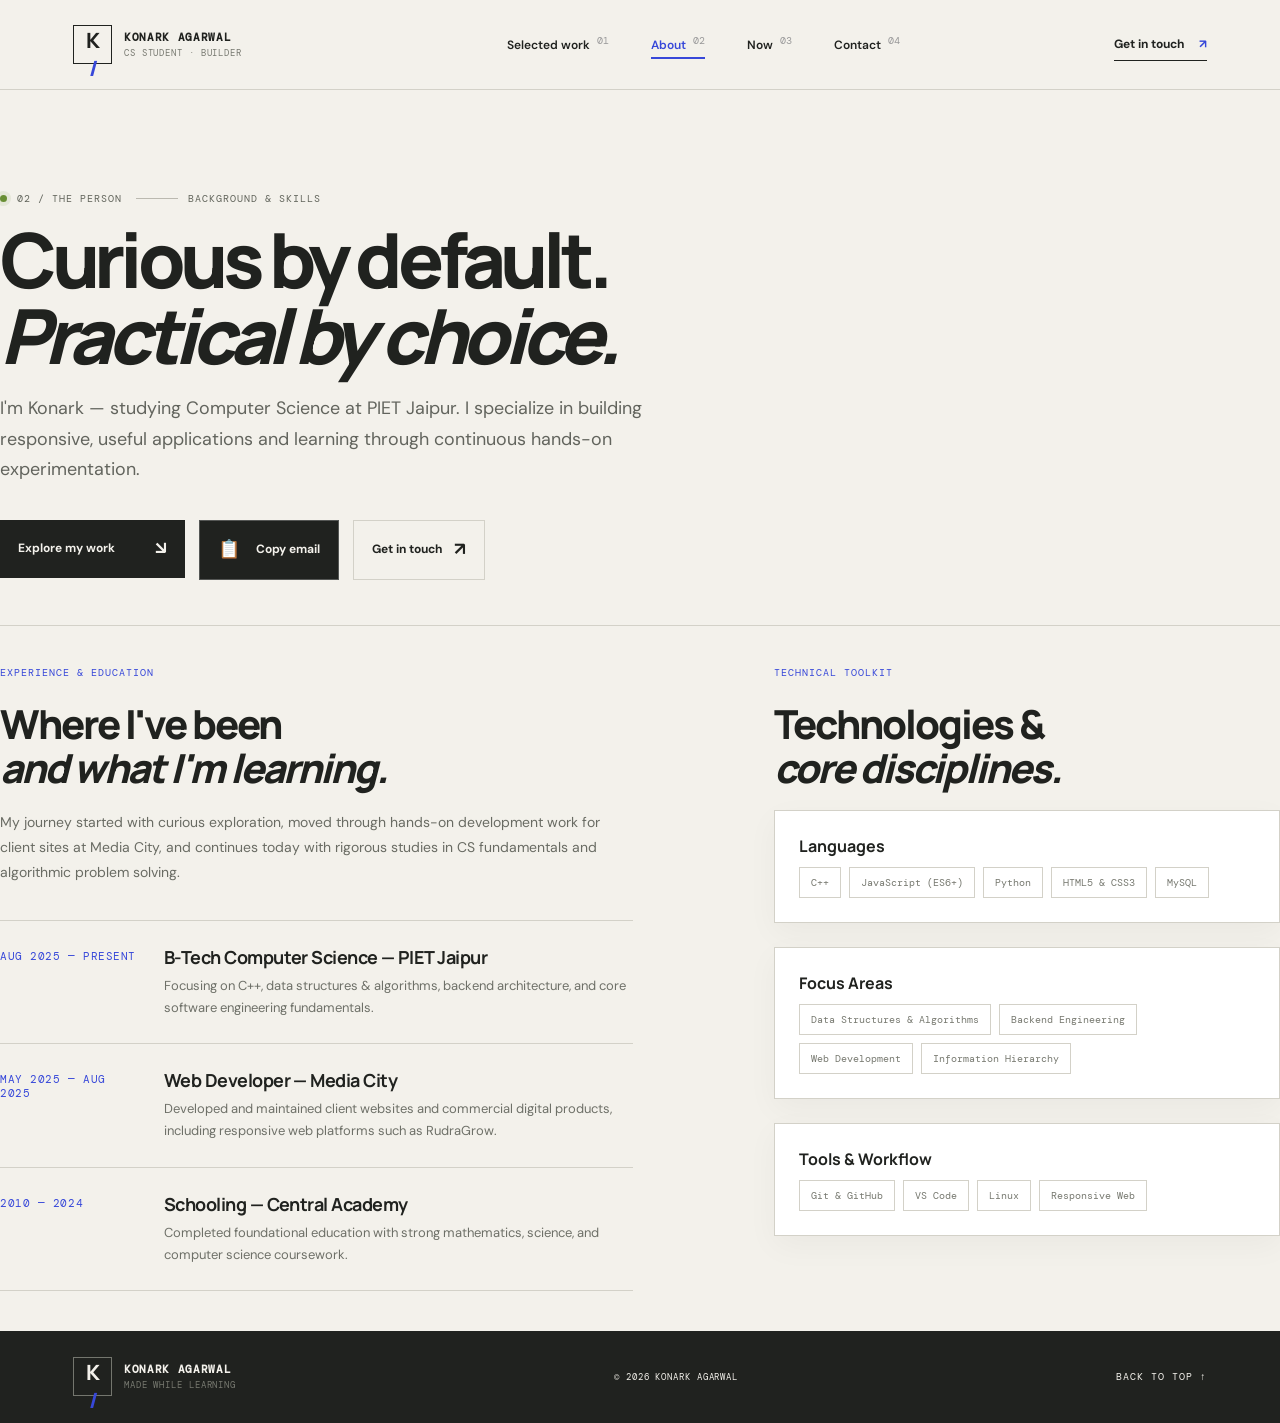
<file: about.html>
<!DOCTYPE html>
<html lang="en">
<head>
  <meta charset="UTF-8">
  <meta name="viewport" content="width=device-width, initial-scale=1.0">
  <meta name="theme-color" content="#f3f1eb">
  <meta name="description" content="About Konark Agarwal — Computer science student at PIET Jaipur, software builder, and web developer.">
  <title>About — Konark Agarwal</title>
  <link rel="preconnect" href="https://fonts.googleapis.com">
  <link rel="preconnect" href="https://fonts.gstatic.com" crossorigin>
  <link href="https://fonts.googleapis.com/css2?family=DM+Mono:wght@400;500&family=DM+Sans:wght@400;500;600;700&family=Manrope:wght@400;500;600;700;800&family=Newsreader:opsz,wght@6..72,400;6..72,500;6..72,400&display=swap" rel="stylesheet">
  <link rel="stylesheet" href="css/style.css">
  <link rel="stylesheet" href="https://cdnjs.cloudflare.com/ajax/libs/font-awesome/6.4.0/css/all.min.css">
</head>
<body>
  <div class="scroll-progress" aria-hidden="true"><span id="progressBar"></span></div>

  <header class="site-header">
    <a class="brand" href="index.html#home" aria-label="Konark Agarwal home">
      <span class="brand-mark">K<span>/</span></span>
      <span class="brand-name">KONARK AGARWAL <small>CS STUDENT · BUILDER</small></span>
    </a>
    <button class="menu-toggle" id="menuToggle" aria-label="Toggle navigation" aria-expanded="false" type="button">
      <span></span><span></span>
    </button>
    <nav class="site-nav" id="siteNav" aria-label="Main navigation">
      <a href="index.html#work" class="nav-link">Selected work <sup>01</sup></a>
      <a href="about.html" class="nav-link active">About <sup>02</sup></a>
      <a href="index.html#now" class="nav-link">Now <sup>03</sup></a>
      <a href="contact.html" class="nav-link">Contact <sup>04</sup></a>
    </nav>
    <a class="header-cta" href="mailto:konarkagarwal9999@gmail.com">Get in touch <span>↗</span></a>
  </header>

  <main class="page-grid subpage-hero">
    <div>
      <div class="kicker"><span class="live-dot"></span> 02 / THE PERSON <span class="kicker-rule"></span> BACKGROUND &amp; SKILLS</div>
      <h1 class="subpage-title">Curious by default.<br><em>Practical by choice.</em></h1>
      <p class="subpage-lead">
        I'm Konark — studying Computer Science at PIET Jaipur. I specialize in building responsive, useful applications and learning through continuous hands-on experimentation.
      </p>

      <div class="hero-links" style="margin-bottom: 40px; flex-direction: row; flex-wrap: wrap; gap: 14px;">
        <a class="button button-dark" href="index.html#work">Explore my work <span>↘</span></a>
        <a class="button button-copy" id="copyEmailBtn" data-email="konarkagarwal9999@gmail.com" aria-label="Copy email address" style="background: var(--ink); color: var(--paper);">
          <span class="copy-icon">📋</span> Copy email
          <span class="copy-toast" id="copyToast" role="status" aria-live="polite">Copied to clipboard! ✓</span>
        </a>
        <a class="button button-outline-light" href="contact.html" style="color: var(--ink); border-color: var(--line);">Get in touch <span>↗</span></a>
      </div>

      <div class="about-grid" style="border-top: 1px solid var(--line); padding-top: 40px;">
        <div>
          <div class="section-index" style="color: var(--blue);">EXPERIENCE &amp; EDUCATION</div>
          <h2 style="font: 800 clamp(28px, 4vw, 40px)/1.1 var(--display); letter-spacing: -0.05em; margin: 12px 0 20px;">
            Where I've been<br><em>and what I'm learning.</em>
          </h2>
          <p style="color: #696b63; font-size: 14px; line-height: 1.8; margin-bottom: 25px;">
            My journey started with curious exploration, moved through hands-on development work for client sites at Media City, and continues today with rigorous studies in CS fundamentals and algorithmic problem solving.
          </p>

          <div class="experience-timeline">
            <div class="experience-item">
              <span class="experience-period">AUG 2025 — PRESENT</span>
              <div>
                <h4>B-Tech Computer Science — PIET Jaipur</h4>
                <p>Focusing on C++, data structures &amp; algorithms, backend architecture, and core software engineering fundamentals.</p>
              </div>
            </div>
            <div class="experience-item">
              <span class="experience-period">MAY 2025 — AUG 2025</span>
              <div>
                <h4>Web Developer — Media City</h4>
                <p>Developed and maintained client websites and commercial digital products, including responsive web platforms such as RudraGrow.</p>
              </div>
            </div>
            <div class="experience-item">
              <span class="experience-period">2010 — 2024</span>
              <div>
                <h4>Schooling — Central Academy</h4>
                <p>Completed foundational education with strong mathematics, science, and computer science coursework.</p>
              </div>
            </div>
          </div>
        </div>

        <div>
          <div class="section-index" style="color: var(--blue);">TECHNICAL TOOLKIT</div>
          <h2 style="font: 800 clamp(28px, 4vw, 40px)/1.1 var(--display); letter-spacing: -0.05em; margin: 12px 0 20px;">
            Technologies &amp;<br><em>core disciplines.</em>
          </h2>

          <div style="display: flex; flex-direction: column; gap: 24px;">
            <div class="contact-card-box" style="margin-top: 0; padding: 24px;">
              <h3 style="font: 700 16px var(--display); margin: 0 0 10px;">Languages</h3>
              <div class="stack-tags">
                <span>C++</span><span>JavaScript (ES6+)</span><span>Python</span><span>HTML5 &amp; CSS3</span><span>MySQL</span>
              </div>
            </div>

            <div class="contact-card-box" style="margin-top: 0; padding: 24px;">
              <h3 style="font: 700 16px var(--display); margin: 0 0 10px;">Focus Areas</h3>
              <div class="stack-tags">
                <span>Data Structures &amp; Algorithms</span><span>Backend Engineering</span><span>Web Development</span><span>Information Hierarchy</span>
              </div>
            </div>

            <div class="contact-card-box" style="margin-top: 0; padding: 24px;">
              <h3 style="font: 700 16px var(--display); margin: 0 0 10px;">Tools &amp; Workflow</h3>
              <div class="stack-tags">
                <span>Git &amp; GitHub</span><span>VS Code</span><span>Linux</span><span>Responsive Web</span>
              </div>
            </div>
          </div>
        </div>
      </div>
    </div>
  </main>

  <footer class="site-footer" style="background: var(--ink); color: var(--paper); border-top: none; margin: 0; padding: 22px var(--gutter);">
    <a class="brand footer-brand" href="index.html#home">
      <span class="brand-mark" style="border-color: #74766e;">K<span>/</span></span>
      <span class="brand-name" style="color: var(--paper);">KONARK AGARWAL <small>MADE WHILE LEARNING</small></span>
    </a>
    <span>© <span id="year"></span> KONARK AGARWAL</span>
    <button type="button" class="back-to-top" id="backToTopBtn" aria-label="Scroll back to top">BACK TO TOP ↑</button>
  </footer>

  <script src="js/script.js"></script>
</body>
</html>
</file>
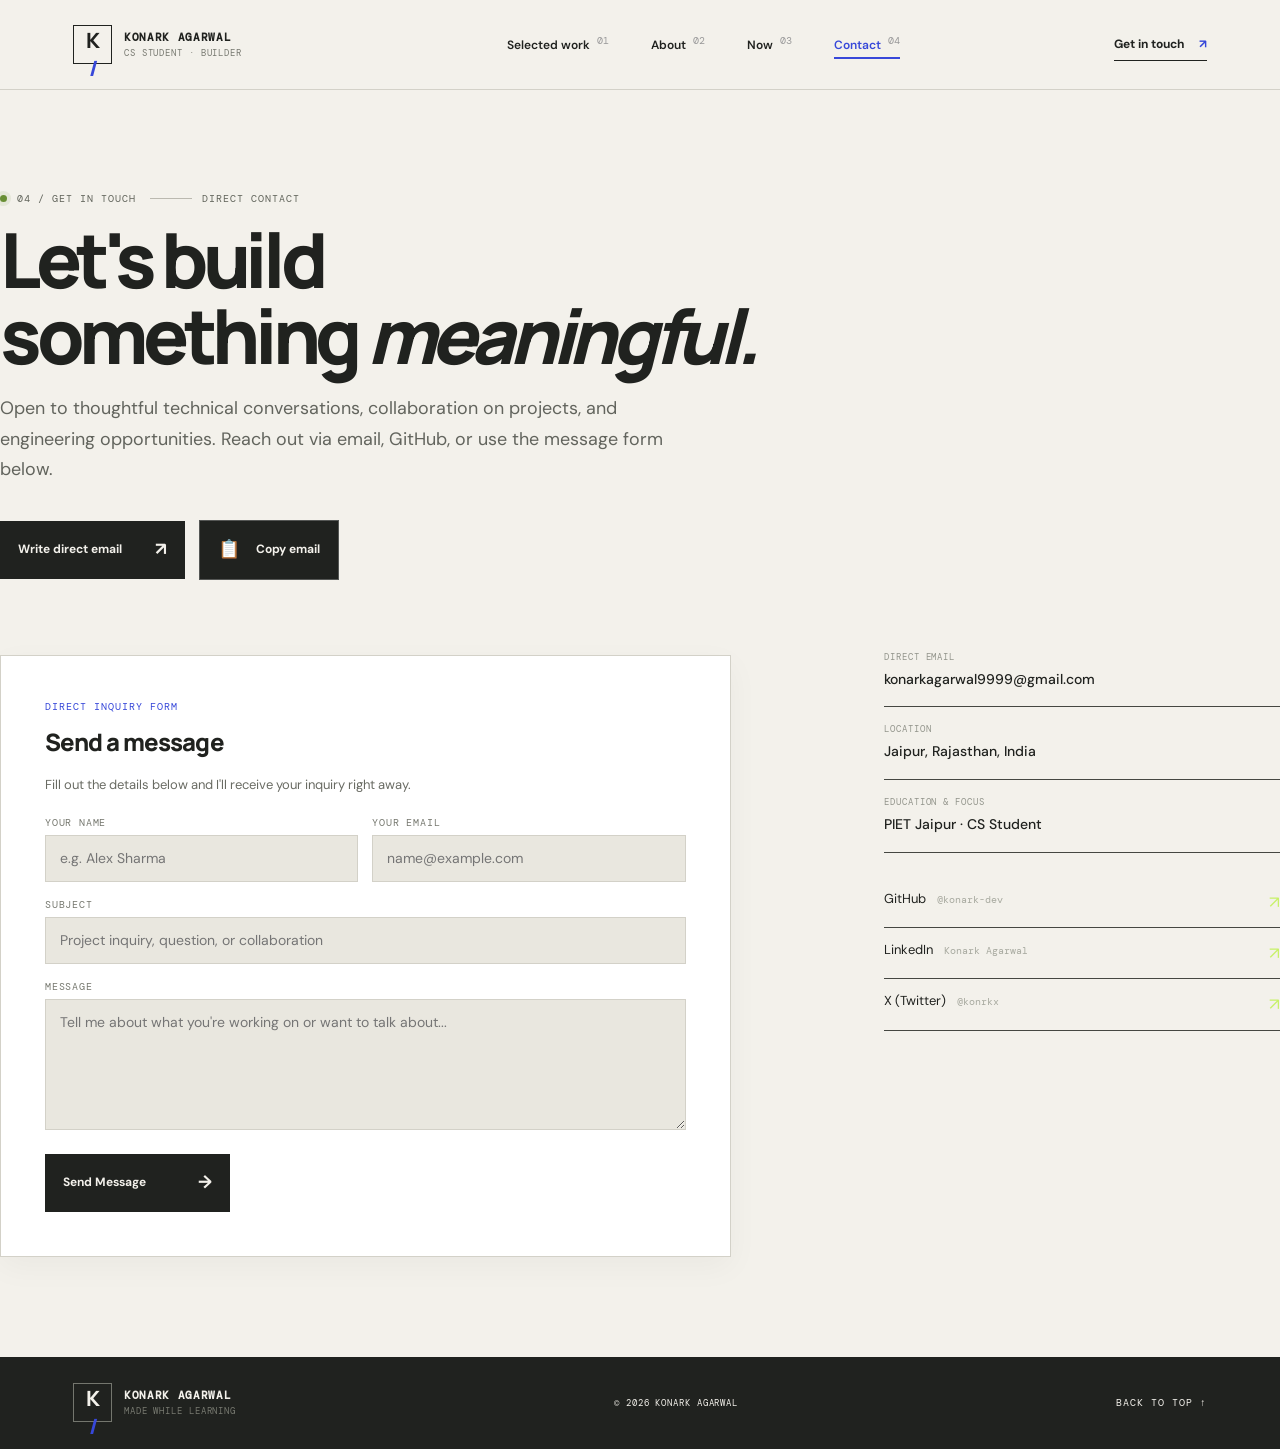
<file: contact.html>
<!DOCTYPE html>
<html lang="en">
<head>
  <meta charset="UTF-8">
  <meta name="viewport" content="width=device-width, initial-scale=1.0">
  <meta name="theme-color" content="#f3f1eb">
  <meta name="description" content="Get in touch with Konark Agarwal — CS student, software developer, and builder.">
  <title>Contact — Konark Agarwal</title>
  <link rel="preconnect" href="https://fonts.googleapis.com">
  <link rel="preconnect" href="https://fonts.gstatic.com" crossorigin>
  <link href="https://fonts.googleapis.com/css2?family=DM+Mono:wght@400;500&family=DM+Sans:wght@400;500;600;700&family=Manrope:wght@400;500;600;700;800&family=Newsreader:opsz,wght@6..72,400;6..72,500;6..72,400&display=swap" rel="stylesheet">
  <link rel="stylesheet" href="css/style.css">
  <link rel="stylesheet" href="https://cdnjs.cloudflare.com/ajax/libs/font-awesome/6.4.0/css/all.min.css">
</head>
<body>
  <div class="scroll-progress" aria-hidden="true"><span id="progressBar"></span></div>

  <header class="site-header">
    <a class="brand" href="index.html#home" aria-label="Konark Agarwal home">
      <span class="brand-mark">K<span>/</span></span>
      <span class="brand-name">KONARK AGARWAL <small>CS STUDENT · BUILDER</small></span>
    </a>
    <button class="menu-toggle" id="menuToggle" aria-label="Toggle navigation" aria-expanded="false" type="button">
      <span></span><span></span>
    </button>
    <nav class="site-nav" id="siteNav" aria-label="Main navigation">
      <a href="index.html#work" class="nav-link">Selected work <sup>01</sup></a>
      <a href="about.html" class="nav-link">About <sup>02</sup></a>
      <a href="index.html#now" class="nav-link">Now <sup>03</sup></a>
      <a href="contact.html" class="nav-link active">Contact <sup>04</sup></a>
    </nav>
    <a class="header-cta" href="mailto:konarkagarwal9999@gmail.com">Get in touch <span>↗</span></a>
  </header>

  <main class="page-grid subpage-hero">
    <div>
      <div class="kicker"><span class="live-dot"></span> 04 / GET IN TOUCH <span class="kicker-rule"></span> DIRECT CONTACT</div>
      <h1 class="subpage-title">Let's build<br>something <em>meaningful.</em></h1>
      <p class="subpage-lead">
        Open to thoughtful technical conversations, collaboration on projects, and engineering opportunities. Reach out via email, GitHub, or use the message form below.
      </p>

      <div class="contact-actions" style="margin-bottom: 45px;">
        <a class="button button-dark" href="mailto:konarkagarwal9999@gmail.com">
          Write direct email <span>↗</span>
        </a>
        <button type="button" class="button button-copy" id="copyEmailBtn" data-email="konarkagarwal9999@gmail.com" aria-label="Copy email address" style="background: var(--ink); color: var(--paper);">
          <span class="copy-icon">📋</span> Copy email
          <span class="copy-toast" id="copyToast" role="status" aria-live="polite">Copied to clipboard! ✓</span>
        </button>
      </div>

      <div class="contact-grid" style="padding-bottom: 60px;">
        <div class="contact-card-box">
          <div class="section-index" style="color: var(--blue); margin-bottom: 12px;">DIRECT INQUIRY FORM</div>
          <h2 style="font: 800 24px var(--display); margin: 0 0 16px; letter-spacing: -0.04em;">Send a message</h2>
          <p style="color: #696b63; font-size: 13px; line-height: 1.7; margin: 0 0 20px;">
            Fill out the details below and I'll receive your inquiry right away.
          </p>

          <form id="contactForm" class="editorial-form">
            <div class="form-row">
              <div class="form-field">
                <label for="name">Your Name</label>
                <input type="text" id="name" name="name" class="form-input" placeholder="e.g. Alex Sharma" required>
              </div>
              <div class="form-field">
                <label for="email">Your Email</label>
                <input type="email" id="email" name="email" class="form-input" placeholder="name@example.com" required>
              </div>
            </div>
            <div class="form-field">
              <label for="subject">Subject</label>
              <input type="text" id="subject" name="subject" class="form-input" placeholder="Project inquiry, question, or collaboration" required>
            </div>
            <div class="form-field">
              <label for="message">Message</label>
              <textarea id="message" name="message" class="form-textarea" placeholder="Tell me about what you're working on or want to talk about..." rows="5" required></textarea>
            </div>
            <div class="form-buttons">
              <button type="submit" id="submitBtn" class="button button-dark">
                Send Message <span>→</span>
              </button>
            </div>
            <div id="messageStatus" class="message-status" role="status"></div>
          </form>
        </div>

        <aside class="contact-aside" style="padding-top: 10px;">
          <div class="contact-fact">
            <span>DIRECT EMAIL</span>
            <strong>konarkagarwal9999@gmail.com</strong>
          </div>
          <div class="contact-fact">
            <span>LOCATION</span>
            <strong>Jaipur, Rajasthan, India</strong>
          </div>
          <div class="contact-fact">
            <span>EDUCATION &amp; FOCUS</span>
            <strong>PIET Jaipur · CS Student</strong>
          </div>

          <div class="social-links" style="margin-top: 24px;">
            <a href="https://github.com/konark-dev" target="_blank" rel="noreferrer">
              <span>GitHub <small>@konark-dev</small></span><b>↗</b>
            </a>
            <a href="https://www.linkedin.com/in/konark-agarwal-3a4373375" target="_blank" rel="noreferrer">
              <span>LinkedIn <small>Konark Agarwal</small></span><b>↗</b>
            </a>
            <a href="https://x.com/konrkx" target="_blank" rel="noreferrer">
              <span>X (Twitter) <small>@konrkx</small></span><b>↗</b>
            </a>
          </div>
        </aside>
      </div>
    </div>
  </main>

  <footer class="site-footer" style="background: var(--ink); color: var(--paper); border-top: none; margin: 0; padding: 22px var(--gutter);">
    <a class="brand footer-brand" href="index.html#home">
      <span class="brand-mark" style="border-color: #74766e;">K<span>/</span></span>
      <span class="brand-name" style="color: var(--paper);">KONARK AGARWAL <small>MADE WHILE LEARNING</small></span>
    </a>
    <span>© <span id="year"></span> KONARK AGARWAL</span>
    <button type="button" class="back-to-top" id="backToTopBtn" aria-label="Scroll back to top">BACK TO TOP ↑</button>
  </footer>

  <script src="js/script.js"></script>
</body>
</html>
</file>
<file: css/style.css>
@import url('https://fonts.googleapis.com/css2?family=DM+Mono:wght@400;500&family=DM+Sans:wght@400;500;600;700&family=Manrope:wght@400;500;600;700;800&family=Newsreader:opsz,wght@6..72,400;6..72,500;6..72,400&display=swap');
:root{--paper:#f3f1eb;--paper-2:#e9e7df;--ink:#20221f;--muted:#777970;--line:#d3d1c8;--accent:#c8f169;--blue:#3748d9;--mono:'DM Mono',monospace;--sans:'DM Sans',sans-serif;--display:'Manrope',sans-serif;--serif:'Newsreader',serif;--gutter:clamp(22px,5.7vw,92px);--max:1440px}*{box-sizing:border-box}html{scroll-behavior:smooth;scroll-padding-top:92px}body{margin:0;background:var(--paper);color:var(--ink);font-family:var(--sans);font-size:16px;line-height:1.55;-webkit-font-smoothing:antialiased}a{color:inherit;text-decoration:none}button{font:inherit}.scroll-progress{position:fixed;z-index:1000;top:0;left:0;width:100%;height:3px;pointer-events:none}.scroll-progress span{display:block;width:0;height:100%;background:var(--blue)}.site-header{height:90px;padding:0 var(--gutter);display:flex;align-items:center;justify-content:space-between;border-bottom:1px solid var(--line);gap:28px;position:relative;z-index:100;background:rgba(243,241,235,.94);backdrop-filter:blur(12px)}.brand{display:flex;align-items:center;gap:12px;min-width:220px}.brand-mark{width:39px;height:39px;border:1.5px solid var(--ink);display:grid;place-items:center;font:800 21px var(--display);letter-spacing:-2px}.brand-mark span{color:var(--blue)}.brand-name{font:700 11px/1.5 var(--mono);letter-spacing:.06em}.brand-name small{display:block;color:var(--muted);font:400 9px/1.6 var(--mono);letter-spacing:.1em}.site-nav{display:flex;align-items:center;gap:clamp(20px,3.3vw,52px)}.site-nav a{font-size:12px;font-weight:600;transition:color .2s}.site-nav a:hover,.underlined-link:hover,.case-link:hover{color:var(--blue)}.site-nav sup{font:10px var(--mono);color:#999;margin-left:4px}.header-cta{font-size:12px;font-weight:700;border-bottom:1px solid var(--ink);padding:7px 0;white-space:nowrap}.header-cta span{margin-left:12px;color:var(--blue)}.menu-toggle{display:none}.page-grid,.section-wrap{max-width:var(--max);margin:0 auto;padding-left:var(--gutter);padding-right:var(--gutter)}.hero{padding-top:clamp(70px,9vw,132px);display:grid;grid-template-columns:minmax(0,1.55fr) minmax(260px,.72fr);column-gap:clamp(40px,8vw,132px);position:relative}.kicker,.section-index,.side-label,.hero-foot,.work-meta,.image-index,.note-mark,.stack-label,.contact-fact>span,.site-footer>span,.site-footer>a:last-of-type{font:10px var(--mono);letter-spacing:.1em}.kicker{display:flex;align-items:center;gap:10px;color:#62655c}.live-dot,.now-state i{width:7px;height:7px;background:#688e34;border-radius:50%;display:inline-block;box-shadow:0 0 0 4px #688e341a}.kicker-rule{width:42px;height:1px;background:#bbb9b0;margin-left:4px}.hero h1{font:800 clamp(54px,7.2vw,106px)/.98 var(--display);letter-spacing:-.085em;margin:36px 0 40px;max-width:950px}.hero h1 em,.section-top h2 em,.about-heading h2 em,.contact-main h2 em{font-family:var(--serif);font-weight:400;letter-spacing:-.07em}.hero h1 em{color:var(--blue)}.hero-bottom{display:grid;grid-template-columns:minmax(220px,490px) 190px;align-items:end;gap:40px}.hero-lede{font-size:clamp(15px,1.35vw,18px);line-height:1.7;color:#62645d;margin:0}.hero-lede strong{color:var(--ink);font-weight:700}.hero-links{display:flex;flex-direction:column;align-items:flex-start;gap:18px;padding-bottom:5px}.button{display:inline-flex;align-items:center;justify-content:space-between;gap:25px;padding:15px 18px;font-size:12px;font-weight:700;transition:transform .25s,background .25s,color .25s}.button:hover{transform:translateY(-3px)}.button-dark{background:var(--ink);color:var(--paper);min-width:185px}.button-dark:hover{background:var(--blue)}.button span{font-size:18px}.underlined-link{font-size:12px;font-weight:700;border-bottom:1px solid var(--line);padding-bottom:5px;transition:color .2s}.underlined-link span{margin-left:10px}.hero-side{padding-top:5px}.side-label{display:flex;justify-content:space-between;color:#6f7169;padding-bottom:13px;border-bottom:1px solid var(--line)}.side-label span{color:#a2a39a}.hero-graphic{height:clamp(290px,33vw,450px);position:relative;overflow:hidden;background:#e8e6de;margin-top:18px}.graphic-grid{position:absolute;inset:0;background-image:linear-gradient(#d5d3ca 1px,transparent 1px),linear-gradient(90deg,#d5d3ca 1px,transparent 1px);background-size:27px 27px;mask-image:linear-gradient(135deg,black,transparent 90%)}.graphic-ring{position:absolute;border:1px solid #a7a99e;border-radius:50%;left:50%;top:48%;transform:translate(-50%,-50%) rotate(-30deg)}.ring-one{width:75%;height:56%;border-color:var(--blue);transform:translate(-50%,-50%) rotate(-35deg)}.ring-two{width:52%;height:90%;transform:translate(-50%,-50%) rotate(43deg)}.graphic-core{position:absolute;left:50%;top:48%;transform:translate(-50%,-50%);width:94px;height:94px;border-radius:50%;display:grid;place-items:center;background:var(--accent);font:800 46px var(--display);letter-spacing:-.1em;box-shadow:0 0 0 12px #c8f1694a}.graphic-core span{color:var(--blue)}.graphic-cross{position:absolute;color:var(--blue);font:22px var(--mono)}.cross-one{top:17%;left:21%}.cross-two{bottom:18%;right:18%}.graphic-caption{position:absolute;font:9px var(--mono);letter-spacing:.1em}.cap-one{top:23%;right:9%;writing-mode:vertical-rl}.cap-two{bottom:20%;left:7%;writing-mode:vertical-rl;transform:rotate(180deg)}.graphic-index{position:absolute;right:10px;bottom:10px;font:9px/1.6 var(--mono);text-align:right;color:#777970}.side-note{display:flex;gap:13px;padding-top:20px}.note-mark{color:var(--blue);font-size:20px}.side-note p{margin:0;color:#696b63;font-size:12px;line-height:1.65;max-width:280px}.hero-foot{grid-column:1/-1;margin-top:75px;padding:18px 0 20px;border-top:1px solid var(--line);display:flex;justify-content:space-between;gap:20px;color:#818279;font-size:9px}.hero-foot a{color:var(--ink)}.signal-strip{background:var(--accent);overflow:hidden;transform:rotate(-1deg) scale(1.01);margin:20px 0 0;padding:15px 0}.signal-track{display:flex;align-items:center;justify-content:space-around;gap:32px;width:max-content;min-width:100%;animation:marquee 36s linear infinite;font:10px var(--mono);letter-spacing:.11em}.signal-track i{font-style:normal;color:var(--blue);font-size:17px}@keyframes marquee{to{transform:translateX(-50%)}}.work-section{padding-top:clamp(90px,12vw,165px);padding-bottom:clamp(85px,11vw,150px)}.section-top{display:flex;justify-content:space-between;align-items:flex-end;gap:45px;margin-bottom:56px}.section-index{color:var(--blue);margin-bottom:23px}.section-top h2,.about-heading h2,.contact-main h2{font:800 clamp(48px,6.5vw,86px)/.98 var(--display);letter-spacing:-.08em;margin:0}.section-top h2 em{color:var(--blue)}.section-intro{max-width:330px;margin:0 0 5px;color:#6c6e66;font-size:14px;line-height:1.8}.work-list{border-top:1px solid var(--line)}.work-card{display:grid;grid-template-columns:minmax(0,1.03fr) minmax(280px,.8fr);gap:clamp(30px,6vw,88px);align-items:center;padding:35px 0;border-bottom:1px solid var(--line)}.work-card-featured{grid-template-columns:minmax(0,1.1fr) minmax(300px,.75fr);padding-top:38px;padding-bottom:38px}.work-image{position:relative;display:block;overflow:hidden;min-height:270px;aspect-ratio:1.42;background:#e2e0d7}.work-card-featured .work-image{aspect-ratio:1.36}.work-image img{display:block;width:100%;height:100%;min-height:270px;object-fit:cover;transition:transform .7s cubic-bezier(.2,.7,.2,1),filter .4s}.work-image:hover img{transform:scale(1.035);filter:saturate(1.04)}.image-index{position:absolute;top:14px;left:14px;padding:7px 9px;background:var(--paper);font-size:9px}.image-arrow{position:absolute;right:14px;bottom:14px;width:42px;height:42px;display:grid;place-items:center;background:var(--accent);color:var(--ink);font-size:22px;transition:background .2s,transform .2s}.work-image:hover .image-arrow{background:var(--blue);color:white;transform:rotate(45deg)}.work-details{padding:12px 0}.work-meta{display:flex;justify-content:space-between;gap:20px;color:#818279;font-size:9px;padding-bottom:17px;border-bottom:1px solid var(--line)}.work-details h3{font:700 clamp(26px,3vw,38px)/1.1 var(--display);letter-spacing:-.06em;margin:24px 0 13px}.work-details>p{color:#6b6d65;font-size:14px;line-height:1.8;max-width:460px;margin:0}.work-bottom{display:flex;justify-content:space-between;align-items:center;gap:20px;margin-top:30px;padding-top:17px;border-top:1px solid var(--line)}.chips{display:flex;flex-wrap:wrap;gap:7px}.chips span,.stack-tags span{border:1px solid var(--line);padding:6px 9px;color:#777970;font:9px var(--mono)}.case-link{font-size:11px;font-weight:700;white-space:nowrap;transition:color .2s}.case-link span{font-size:17px;margin-left:8px;color:var(--blue)}.more-work{display:flex;justify-content:space-between;align-items:center;padding-top:25px;font:10px var(--mono);letter-spacing:.07em;color:#85867d}.more-work a{color:var(--ink);font:700 12px var(--sans);letter-spacing:0;border-bottom:1px solid var(--ink);padding-bottom:5px}.more-work a span{color:var(--blue);margin-left:9px}.about-section{background:var(--paper-2);padding:clamp(85px,11vw,150px) 0}.about-grid{display:grid;grid-template-columns:minmax(0,1fr) minmax(320px,.8fr);gap:clamp(50px,11vw,170px)}.about-heading h2{font-size:clamp(47px,5.9vw,80px)}.about-heading h2 em{color:var(--blue)}.about-doodle{width:205px;height:120px;border:1px solid #c7c5bc;margin-top:55px;position:relative;display:flex;align-items:center;justify-content:center}.about-doodle div{width:72px;height:72px;border:1px solid var(--blue);border-radius:50%;position:relative}.about-doodle div:before,.about-doodle div:after{content:'';position:absolute;background:var(--blue)}.about-doodle div:before{width:100px;height:1px;top:50%;left:-15px;transform:rotate(36deg)}.about-doodle div:after{height:100px;width:1px;left:50%;top:-15px;transform:rotate(36deg)}.about-doodle>span{position:absolute;top:6px;left:10px;color:var(--blue);font-size:21px}.about-doodle small{position:absolute;right:8px;bottom:7px;background:var(--paper-2);padding-left:5px;font:8px var(--mono);letter-spacing:.1em}.about-body{padding-top:35px}.about-body p{color:#696b63;font-size:14px;line-height:1.9;margin:0 0 20px}.about-body .about-lead{font-size:19px;line-height:1.7;color:var(--ink);letter-spacing:-.02em}.principles{margin-top:38px;border-top:1px solid #ceccc3}.principles>div{display:grid;grid-template-columns:38px 1fr;gap:12px;padding:17px 0;border-bottom:1px solid #ceccc3}.principles>div>span{font:10px var(--mono);color:var(--blue);padding-top:4px}.principles strong{font-size:13px}.principles p{font-size:12px;margin:3px 0 0;line-height:1.6}.now-section{padding-top:clamp(90px,12vw,155px);padding-bottom:clamp(90px,12vw,155px)}.now-section .section-top{margin-bottom:45px}.now-list{border-top:1px solid var(--line)}.now-row{display:grid;grid-template-columns:50px minmax(0,1fr) 120px;align-items:start;gap:24px;padding:27px 0;border-bottom:1px solid var(--line)}.now-num{font:11px var(--mono);color:var(--blue);padding-top:6px}.now-row h3{font:700 20px var(--display);letter-spacing:-.04em;margin:0 0 6px}.now-row p{font-size:13px;color:#73756d;line-height:1.7;margin:0;max-width:600px}.now-state{display:flex;align-items:center;justify-content:flex-end;gap:9px;font:9px var(--mono);color:#7b7d74;padding-top:7px}.now-state i{width:6px;height:6px;box-shadow:none}.stack-block{display:grid;grid-template-columns:190px 1fr;gap:25px;padding-top:34px}.stack-label{color:#7d7f76;padding-top:7px}.stack-tags{display:flex;flex-wrap:wrap;gap:8px}.stack-tags span{font-size:10px;padding:8px 11px}.contact-section{background:var(--ink);color:var(--paper);padding:clamp(75px,10vw,130px) 0 0}.contact-grid{display:grid;grid-template-columns:minmax(0,1.2fr) minmax(250px,.65fr);gap:clamp(50px,12vw,170px);padding-bottom:95px}.contact-main .section-index{color:var(--accent)}.contact-main h2{font-size:clamp(50px,6.5vw,86px);margin-bottom:25px}.contact-main h2 em{color:var(--accent)}.contact-main>p{max-width:440px;color:#b2b4ac;line-height:1.8;font-size:14px;margin:0 0 30px}.button-light{background:var(--accent);color:var(--ink);min-width:210px}.button-light:hover{background:var(--paper)}.contact-aside{padding-top:54px}.contact-fact{padding:16px 0;border-bottom:1px solid #454741;display:flex;flex-direction:column;gap:6px}.contact-fact>span{color:#92948b;font-size:9px}.contact-fact strong{font-size:14px;font-weight:500}.social-links{margin-top:24px}.social-links a{display:flex;justify-content:space-between;padding:12px 0;border-bottom:1px solid #454741;font-size:13px;transition:color .2s}.social-links a:hover{color:var(--accent)}.social-links b{font-size:17px;font-weight:400;color:var(--accent)}.social-links small{color:#a7a99f;font:10px var(--mono);margin-left:8px}.site-footer{margin:0 var(--gutter);border-top:1px solid #454741;min-height:92px;display:flex;align-items:center;justify-content:space-between;gap:22px;color:#96988f}.footer-brand{min-width:0;color:var(--paper)}.footer-brand .brand-mark{border-color:#74766e}.footer-brand .brand-name{color:var(--paper)}.site-footer>span,.site-footer>a:last-of-type{font-size:9px}.site-footer>a:last-of-type:hover{color:var(--accent)}.reveal{opacity:0;transform:translateY(18px);transition:opacity .7s ease,transform .7s cubic-bezier(.2,.7,.2,1)}.reveal.is-visible{opacity:1;transform:translateY(0)}@media(min-width:1450px){.hero,.section-wrap{padding-left:0;padding-right:0}.site-footer{max-width:calc(var(--max) - 2 * var(--gutter));margin-left:auto;margin-right:auto}}@media(max-width:1000px){.site-header{gap:20px}.brand{min-width:auto}.site-nav{gap:20px}.header-cta{display:none}.hero{grid-template-columns:minmax(0,1.2fr) minmax(230px,.8fr);column-gap:35px}.hero-bottom{grid-template-columns:1fr}.hero-links{flex-direction:row;align-items:center;flex-wrap:wrap}.work-card,.work-card-featured{grid-template-columns:minmax(0,1fr) minmax(0,.9fr);gap:30px}.work-image,.work-image img{min-height:220px}.about-grid{gap:60px}.contact-grid{gap:70px}}@media(max-width:720px){html{scroll-padding-top:70px}.site-header{height:72px;padding:0 22px}.brand-mark{width:34px;height:34px;font-size:19px}.brand-name{font-size:10px}.menu-toggle{display:flex;margin-left:auto;width:40px;height:40px;border:1px solid var(--line);background:transparent;align-items:center;justify-content:center;flex-direction:column;gap:5px}.menu-toggle span{height:1px;width:16px;background:var(--ink);transition:transform .2s}.menu-toggle[aria-expanded=true] span:first-child{transform:translateY(3px) rotate(45deg)}.menu-toggle[aria-expanded=true] span:last-child{transform:translateY(-3px) rotate(-45deg)}.site-nav{display:none;position:absolute;left:0;right:0;top:71px;background:var(--paper);border-bottom:1px solid var(--line);padding:20px 22px 24px;flex-direction:column;align-items:stretch;gap:0}.site-nav.open{display:flex}.site-nav a{padding:14px 0;border-bottom:1px solid var(--line);font-size:14px}.site-nav sup{float:right}.hero{padding-top:65px;display:flex;flex-direction:column}.kicker{font-size:8px;gap:7px}.kicker-rule{width:20px}.hero h1{font-size:clamp(48px,12vw,78px);margin:28px 0 26px;letter-spacing:-.085em}.hero-bottom{gap:24px}.hero-lede{font-size:15px}.hero-links{gap:17px}.button{padding:14px 15px}.hero-side{padding-top:54px}.hero-graphic{height:330px}.side-note p{max-width:none}.hero-foot{margin-top:45px;flex-wrap:wrap;font-size:8px}.hero-foot span:nth-child(2){display:none}.signal-strip{margin-top:15px;padding:12px 0}.signal-track{font-size:9px;gap:22px}.section-top{display:block;margin-bottom:35px}.section-top h2,.about-heading h2,.contact-main h2{font-size:clamp(47px,11vw,72px)}.section-intro{margin-top:22px;font-size:13px}.work-section{padding-top:85px;padding-bottom:85px}.work-card,.work-card-featured{display:flex;flex-direction:column;align-items:stretch;gap:20px;padding:26px 0}.work-image,.work-card-featured .work-image{aspect-ratio:1.2;min-height:0}.work-image img{min-height:0}.work-details{padding:0}.work-details h3{font-size:30px;margin:19px 0 10px}.work-details>p{font-size:13px}.work-bottom{margin-top:22px}.more-work{font-size:8px;gap:20px}.more-work a{font-size:11px;white-space:nowrap}.about-section{padding:80px 0}.about-grid{display:flex;flex-direction:column;gap:25px}.about-doodle{margin-top:35px;width:180px;height:100px}.about-body{padding-top:0}.about-body .about-lead{font-size:17px}.principles{margin-top:25px}.now-section{padding-top:85px;padding-bottom:85px}.now-row{grid-template-columns:28px 1fr;gap:12px;padding:22px 0}.now-row h3{font-size:18px}.now-row p{font-size:12px}.now-state{grid-column:2;justify-content:flex-start;padding-top:0}.stack-block{display:block;padding-top:30px}.stack-tags{margin-top:15px}.contact-section{padding-top:75px}.contact-grid{display:flex;flex-direction:column;gap:25px;padding-bottom:65px}.contact-main h2{margin-bottom:20px}.contact-main>p{font-size:13px}.contact-aside{padding-top:0}.site-footer{margin:0 22px;padding:22px 0;display:grid;grid-template-columns:1fr auto;gap:20px}.site-footer>span{grid-column:1}.site-footer>a:last-of-type{grid-column:2;grid-row:2}.footer-brand .brand-name{font-size:9px}.footer-brand .brand-name small{font-size:8px}}@media(prefers-reduced-motion:reduce){*,*::before,*::after{scroll-behavior:auto!important;animation-duration:.01ms!important;animation-iteration-count:1!important;transition-duration:.01ms!important}.reveal{opacity:1;transform:none}}

/* ==========================================================================
   BUTTON & INTERACTIVE ENHANCEMENTS
   ========================================================================== */
button {
  font: inherit;
  cursor: pointer;
  border: none;
  background: none;
  padding: 0;
  color: inherit;
}
button:focus-visible,
a:focus-visible,
input:focus-visible,
textarea:focus-visible {
  outline: 2px solid var(--blue);
  outline-offset: 3px;
}
.button,
.filter-btn,
.case-link,
.image-arrow,
.menu-toggle,
.back-to-top,
.preview-btn,
.button-copy,
.modal-close,
.social-links a {
  cursor: pointer;
}
.button:active,
.filter-btn:active,
.button-copy:active,
.preview-btn:active {
  transform: translateY(1px);
}

/* Active navigation link indication (Scroll-Spy) */
.site-nav a.active {
  color: var(--blue);
  position: relative;
}
.site-nav a.active::after {
  content: '';
  position: absolute;
  left: 0;
  bottom: -4px;
  width: 100%;
  height: 2px;
  background: var(--blue);
}

/* Project Category Filter Bar */
.project-filters {
  display: flex;
  flex-wrap: wrap;
  align-items: center;
  gap: 10px;
  margin: 0 0 32px 0;
}
.filter-btn {
  display: inline-flex;
  align-items: center;
  gap: 7px;
  padding: 8px 16px;
  font: 600 11px/1 var(--mono);
  letter-spacing: 0.06em;
  color: var(--ink);
  background: var(--paper-2);
  border: 1px solid var(--line);
  border-radius: 999px;
  transition: all 0.2s ease;
}
.filter-btn:hover {
  background: #ffffff;
  border-color: var(--ink);
}
.filter-btn.active {
  background: var(--ink);
  color: var(--paper);
  border-color: var(--ink);
}

.work-card.is-hidden {
  display: none !important;
}

/* Project Card Actions & Preview Button */
.card-actions {
  display: flex;
  align-items: center;
  gap: 14px;
  flex-wrap: wrap;
}
.preview-btn {
  font: 700 11px/1 var(--mono);
  color: var(--ink);
  background: var(--paper-2);
  border: 1px solid var(--line);
  padding: 6px 12px;
  border-radius: 2px;
  transition: all 0.2s;
  display: inline-flex;
  align-items: center;
  gap: 6px;
}
.preview-btn:hover {
  color: var(--blue);
  border-color: var(--blue);
  background: rgba(55, 72, 217, 0.06);
}

/* Contact Actions & Usable Copy Email Button */
.contact-actions {
  display: flex;
  flex-wrap: wrap;
  align-items: center;
  gap: 14px;
  margin-top: 25px;
  position: relative;
}
.button-copy {
  background: rgba(255, 255, 255, 0.12);
  color: var(--paper);
  border: 1px solid rgba(255, 255, 255, 0.24);
  padding: 15px 18px;
  font-size: 12px;
  font-weight: 700;
  display: inline-flex;
  align-items: center;
  justify-content: space-between;
  gap: 16px;
  position: relative;
  transition: all 0.25s ease;
}
.button-copy:hover {
  background: rgba(255, 255, 255, 0.22);
  border-color: var(--paper);
  transform: translateY(-3px);
}
.copy-icon {
  font-size: 14px;
}
.copy-toast {
  position: absolute;
  bottom: calc(100% + 12px);
  left: 50%;
  transform: translateX(-50%) translateY(6px);
  background: var(--accent);
  color: var(--ink);
  padding: 6px 12px;
  font: 700 10px/1.4 var(--mono);
  letter-spacing: 0.05em;
  white-space: nowrap;
  border-radius: 4px;
  box-shadow: 0 4px 16px rgba(0, 0, 0, 0.25);
  pointer-events: none;
  opacity: 0;
  visibility: hidden;
  transition: opacity 0.2s, transform 0.2s, visibility 0.2s;
  z-index: 50;
}
.copy-toast::after {
  content: '';
  position: absolute;
  top: 100%;
  left: 50%;
  transform: translateX(-50%);
  border: 5px solid transparent;
  border-top-color: var(--accent);
}
.copy-toast.show {
  opacity: 1;
  visibility: visible;
  transform: translateX(-50%) translateY(0);
}

.button-outline-light {
  background: transparent;
  color: var(--paper);
  border: 1px solid rgba(255, 255, 255, 0.35);
  padding: 15px 18px;
  font-size: 12px;
  font-weight: 700;
  display: inline-flex;
  align-items: center;
  gap: 12px;
  transition: all 0.25s;
}
.button-outline-light:hover {
  border-color: var(--accent);
  color: var(--accent);
  transform: translateY(-3px);
}

.back-to-top {
  color: inherit;
  font: 10px var(--mono);
  letter-spacing: 0.1em;
  transition: color 0.2s;
  padding: 6px 0;
  background: none;
  border: none;
}
.back-to-top:hover {
  color: var(--accent);
}

/* ==========================================================================
   MODALS (Quick Preview & Quick Message)
   ========================================================================== */
.modal-overlay {
  position: fixed;
  inset: 0;
  background: rgba(18, 19, 17, 0.72);
  backdrop-filter: blur(6px);
  z-index: 2000;
  display: flex;
  align-items: center;
  justify-content: center;
  padding: 20px;
  opacity: 0;
  visibility: hidden;
  transition: opacity 0.25s ease, visibility 0.25s ease;
}
.modal-overlay.open {
  opacity: 1;
  visibility: visible;
}
.modal-box {
  background: var(--paper);
  color: var(--ink);
  max-width: 600px;
  width: 100%;
  max-height: 88vh;
  overflow-y: auto;
  padding: 34px 36px;
  position: relative;
  box-shadow: 0 24px 60px rgba(0, 0, 0, 0.35);
  transform: translateY(18px) scale(0.98);
  transition: transform 0.25s cubic-bezier(0.16, 1, 0.3, 1);
  border: 1px solid var(--line);
}
.modal-overlay.open .modal-box {
  transform: translateY(0) scale(1);
}
.modal-close {
  position: absolute;
  top: 18px;
  right: 18px;
  width: 36px;
  height: 36px;
  display: grid;
  place-items: center;
  font-size: 18px;
  font-weight: 700;
  border: 1px solid var(--line);
  background: var(--paper-2);
  border-radius: 50%;
  transition: all 0.2s;
}
.modal-close:hover {
  background: var(--ink);
  color: var(--paper);
}
.modal-header {
  margin-bottom: 20px;
  padding-right: 40px;
}
.modal-category {
  font: 10px var(--mono);
  letter-spacing: 0.1em;
  color: var(--blue);
}
.modal-header h3 {
  font: 800 clamp(24px, 3.2vw, 32px)/1.15 var(--display);
  letter-spacing: -0.05em;
  margin: 6px 0 0;
}
.modal-image {
  width: 100%;
  max-height: 290px;
  object-fit: cover;
  border: 1px solid var(--line);
  margin-bottom: 18px;
}
.modal-body p {
  color: #61635b;
  font-size: 14px;
  line-height: 1.8;
  margin: 0 0 18px;
}
.modal-footer {
  display: flex;
  align-items: center;
  justify-content: space-between;
  gap: 16px;
  padding-top: 20px;
  border-top: 1px solid var(--line);
  margin-top: 20px;
}

/* Contact Form Styling */
.editorial-form {
  display: flex;
  flex-direction: column;
  gap: 16px;
}
.form-row {
  display: grid;
  grid-template-columns: 1fr 1fr;
  gap: 14px;
}
@media (max-width: 540px) {
  .form-row {
    grid-template-columns: 1fr;
  }
}
.form-field {
  display: flex;
  flex-direction: column;
  gap: 6px;
}
.form-field label {
  font: 10px var(--mono);
  letter-spacing: 0.08em;
  color: var(--muted);
  text-transform: uppercase;
}
.form-input,
.form-textarea {
  width: 100%;
  padding: 12px 14px;
  font: 14px/1.5 var(--sans);
  background: var(--paper-2);
  border: 1px solid var(--line);
  color: var(--ink);
  outline: none;
  transition: border-color 0.2s, background 0.2s;
  box-sizing: border-box;
}
.form-input:focus,
.form-textarea:focus {
  border-color: var(--blue);
  background: #ffffff;
}
.form-textarea {
  resize: vertical;
  min-height: 100px;
}
.form-buttons {
  display: flex;
  align-items: center;
  gap: 12px;
  margin-top: 8px;
}
.message-status {
  padding: 12px 16px;
  font: 13px var(--sans);
  border-radius: 4px;
  display: none;
  margin-top: 12px;
}
.message-status.success {
  display: block;
  background: #eef7e6;
  border: 1px solid #739d43;
  color: #2e540e;
}
.message-status.error {
  display: block;
  background: #fdf0ee;
  border: 1px solid #d9534f;
  color: #a31c17;
}
.message-status.loading {
  display: block;
  background: #f0f2fc;
  border: 1px solid var(--blue);
  color: var(--blue);
}
.btn-loading {
  opacity: 0.65;
  pointer-events: none;
}

/* ==========================================================================
   STANDALONE PAGES STYLING (about.html, contact.html)
   ========================================================================== */
.subpage-hero {
  padding: clamp(60px, 8vw, 110px) 0 40px;
}
.subpage-title {
  font: 800 clamp(44px, 6.5vw, 76px)/1 var(--display);
  letter-spacing: -0.07em;
  margin: 16px 0 20px;
}
.subpage-lead {
  font-size: clamp(16px, 1.4vw, 20px);
  line-height: 1.7;
  color: #62645d;
  max-width: 680px;
  margin: 0 0 35px;
}
.experience-timeline {
  margin-top: 35px;
  border-top: 1px solid var(--line);
}
.experience-item {
  display: grid;
  grid-template-columns: 140px 1fr;
  gap: 24px;
  padding: 24px 0;
  border-bottom: 1px solid var(--line);
}
@media (max-width: 600px) {
  .experience-item {
    grid-template-columns: 1fr;
    gap: 8px;
  }
}
.experience-period {
  font: 11px var(--mono);
  color: var(--blue);
  letter-spacing: 0.05em;
  padding-top: 4px;
}
.experience-item h4 {
  font: 700 18px var(--display);
  letter-spacing: -0.03em;
  margin: 0 0 6px;
}
.experience-item p {
  font-size: 13px;
  color: #6e7068;
  line-height: 1.7;
  margin: 0;
}
.contact-card-box {
  background: #ffffff;
  border: 1px solid var(--line);
  padding: clamp(24px, 4vw, 44px);
  margin-top: 30px;
  box-shadow: 0 10px 30px rgba(0, 0, 0, 0.04);
}
</file>
